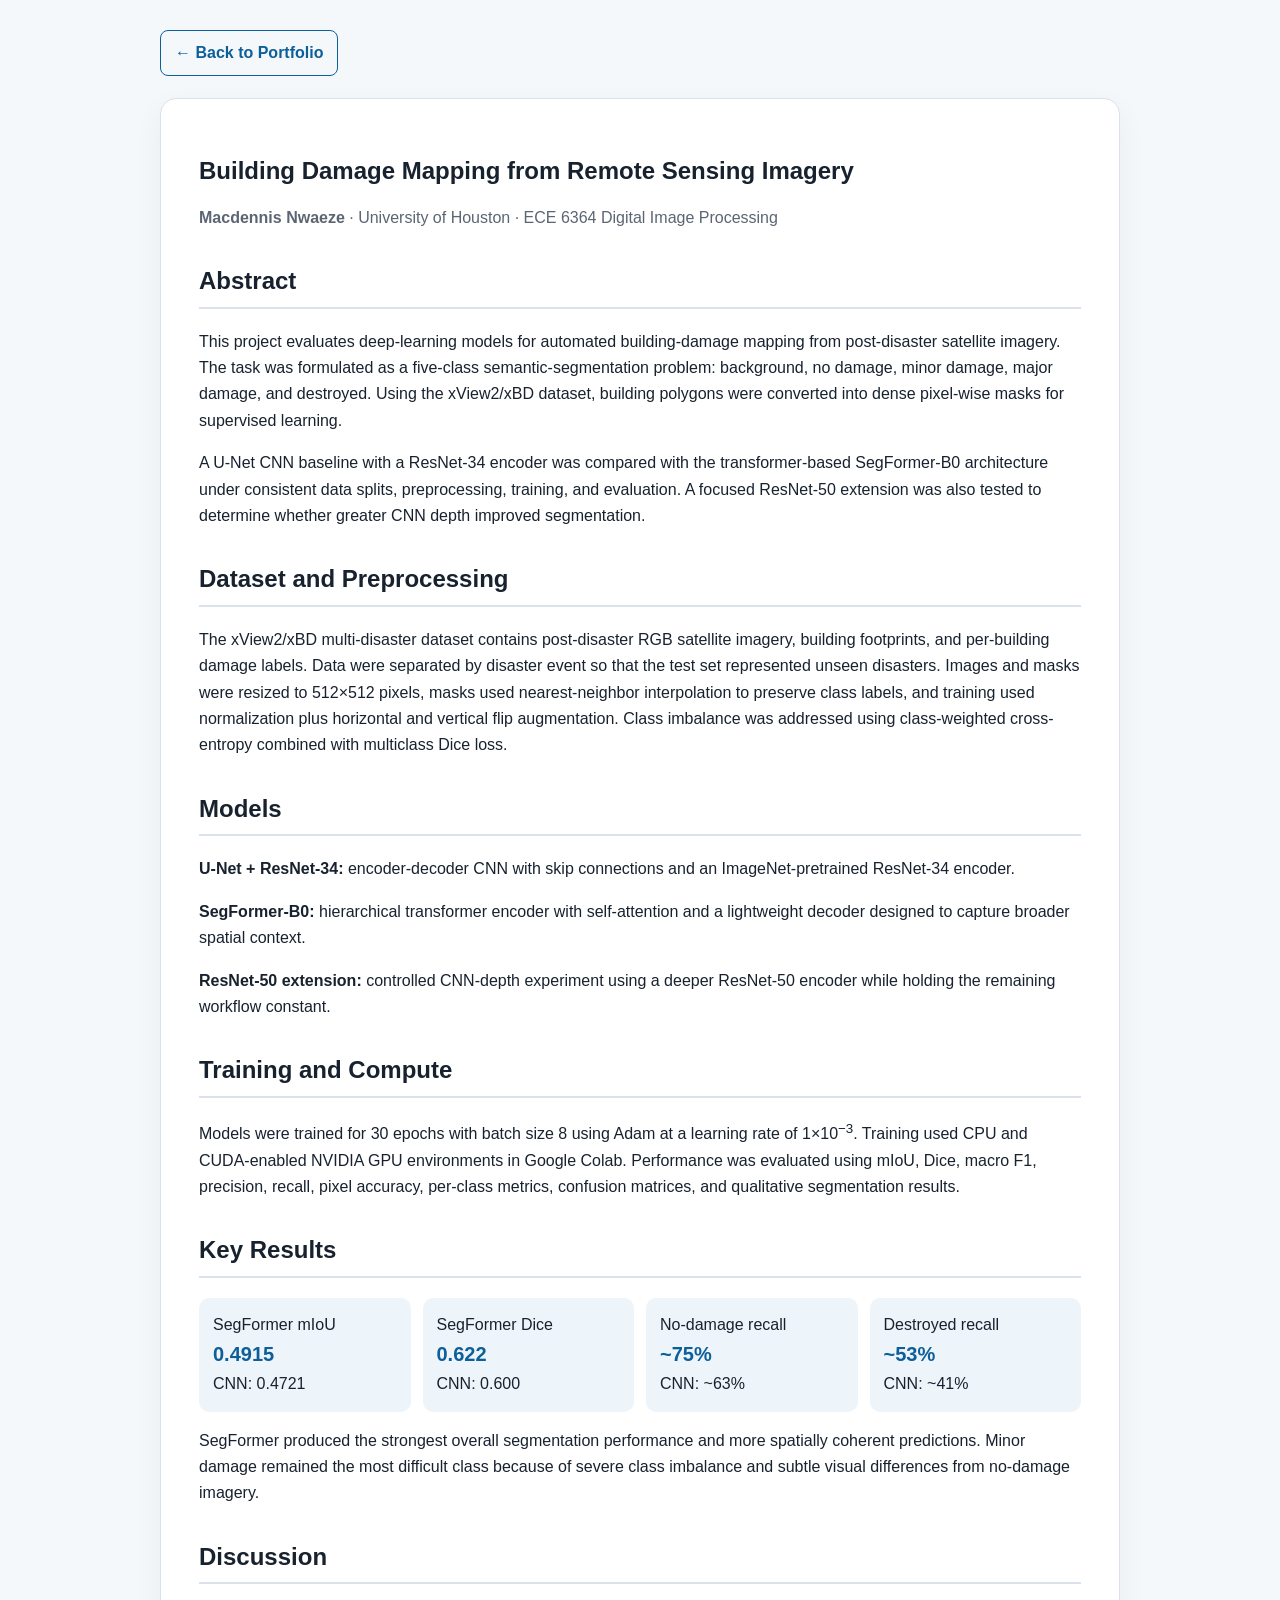
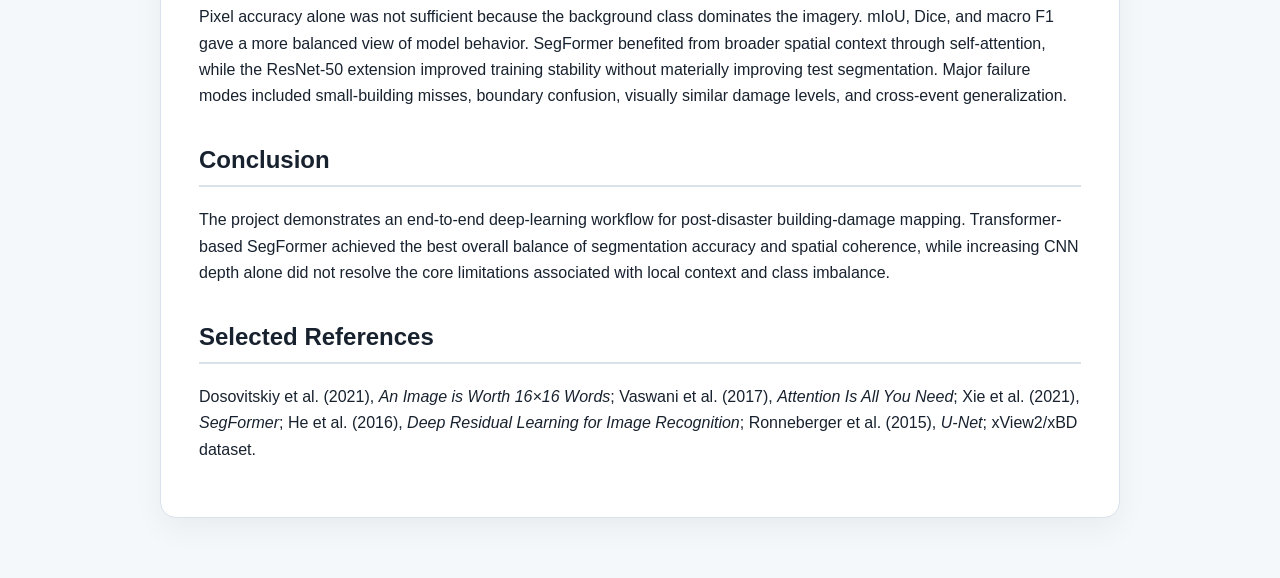
<file: building_damage_project_paper.html>
<!DOCTYPE html><html lang="en"><head><meta charset="UTF-8"><meta name="viewport" content="width=device-width,initial-scale=1.0"><title>Building Damage Mapping from Remote Sensing Imagery | Macdennis Nwaeze</title><style>body{margin:0;font-family:Arial,sans-serif;background:#f5f8fb;color:#18222f;line-height:1.65}.wrap{max-width:960px;margin:auto;padding:30px 22px 60px}.paper{background:#fff;border:1px solid #d9e2ea;border-radius:16px;padding:38px;box-shadow:0 10px 30px rgba(0,0,0,.05)}h1{line-height:1.15}h2{margin-top:30px;border-bottom:2px solid #d9e2ea;padding-bottom:6px}a{color:#0d5f9a}.button{display:inline-block;margin-bottom:22px;padding:9px 14px;border:1px solid #0d5f9a;border-radius:8px;text-decoration:none;font-weight:700}.metrics{display:grid;grid-template-columns:repeat(auto-fit,minmax(175px,1fr));gap:12px}.metric{background:#eef5fa;padding:14px;border-radius:10px}.metric strong{display:block;font-size:1.25rem;color:#0d5f9a}.meta{color:#5b6573}</style></head><body><div class="wrap"><a class="button" href="index.html#projects">← Back to Portfolio</a><article class="paper"><h1>Building Damage Mapping from Remote Sensing Imagery</h1><p class="meta"><strong>Macdennis Nwaeze</strong> · University of Houston · ECE 6364 Digital Image Processing</p><h2>Abstract</h2><p>This project evaluates deep-learning models for automated building-damage mapping from post-disaster satellite imagery. The task was formulated as a five-class semantic-segmentation problem: background, no damage, minor damage, major damage, and destroyed. Using the xView2/xBD dataset, building polygons were converted into dense pixel-wise masks for supervised learning.</p><p>A U-Net CNN baseline with a ResNet-34 encoder was compared with the transformer-based SegFormer-B0 architecture under consistent data splits, preprocessing, training, and evaluation. A focused ResNet-50 extension was also tested to determine whether greater CNN depth improved segmentation.</p><h2>Dataset and Preprocessing</h2><p>The xView2/xBD multi-disaster dataset contains post-disaster RGB satellite imagery, building footprints, and per-building damage labels. Data were separated by disaster event so that the test set represented unseen disasters. Images and masks were resized to 512×512 pixels, masks used nearest-neighbor interpolation to preserve class labels, and training used normalization plus horizontal and vertical flip augmentation. Class imbalance was addressed using class-weighted cross-entropy combined with multiclass Dice loss.</p><h2>Models</h2><p><strong>U-Net + ResNet-34:</strong> encoder-decoder CNN with skip connections and an ImageNet-pretrained ResNet-34 encoder.</p><p><strong>SegFormer-B0:</strong> hierarchical transformer encoder with self-attention and a lightweight decoder designed to capture broader spatial context.</p><p><strong>ResNet-50 extension:</strong> controlled CNN-depth experiment using a deeper ResNet-50 encoder while holding the remaining workflow constant.</p><h2>Training and Compute</h2><p>Models were trained for 30 epochs with batch size 8 using Adam at a learning rate of 1×10<sup>−3</sup>. Training used CPU and CUDA-enabled NVIDIA GPU environments in Google Colab. Performance was evaluated using mIoU, Dice, macro F1, precision, recall, pixel accuracy, per-class metrics, confusion matrices, and qualitative segmentation results.</p><h2>Key Results</h2><div class="metrics"><div class="metric">SegFormer mIoU<strong>0.4915</strong><span>CNN: 0.4721</span></div><div class="metric">SegFormer Dice<strong>0.622</strong><span>CNN: 0.600</span></div><div class="metric">No-damage recall<strong>~75%</strong><span>CNN: ~63%</span></div><div class="metric">Destroyed recall<strong>~53%</strong><span>CNN: ~41%</span></div></div><p>SegFormer produced the strongest overall segmentation performance and more spatially coherent predictions. Minor damage remained the most difficult class because of severe class imbalance and subtle visual differences from no-damage imagery.</p><h2>Discussion</h2><p>Pixel accuracy alone was not sufficient because the background class dominates the imagery. mIoU, Dice, and macro F1 gave a more balanced view of model behavior. SegFormer benefited from broader spatial context through self-attention, while the ResNet-50 extension improved training stability without materially improving test segmentation. Major failure modes included small-building misses, boundary confusion, visually similar damage levels, and cross-event generalization.</p><h2>Conclusion</h2><p>The project demonstrates an end-to-end deep-learning workflow for post-disaster building-damage mapping. Transformer-based SegFormer achieved the best overall balance of segmentation accuracy and spatial coherence, while increasing CNN depth alone did not resolve the core limitations associated with local context and class imbalance.</p><h2>Selected References</h2><p>Dosovitskiy et al. (2021), <em>An Image is Worth 16×16 Words</em>; Vaswani et al. (2017), <em>Attention Is All You Need</em>; Xie et al. (2021), <em>SegFormer</em>; He et al. (2016), <em>Deep Residual Learning for Image Recognition</em>; Ronneberger et al. (2015), <em>U-Net</em>; xView2/xBD dataset.</p></article></div></body></html>
</file>
